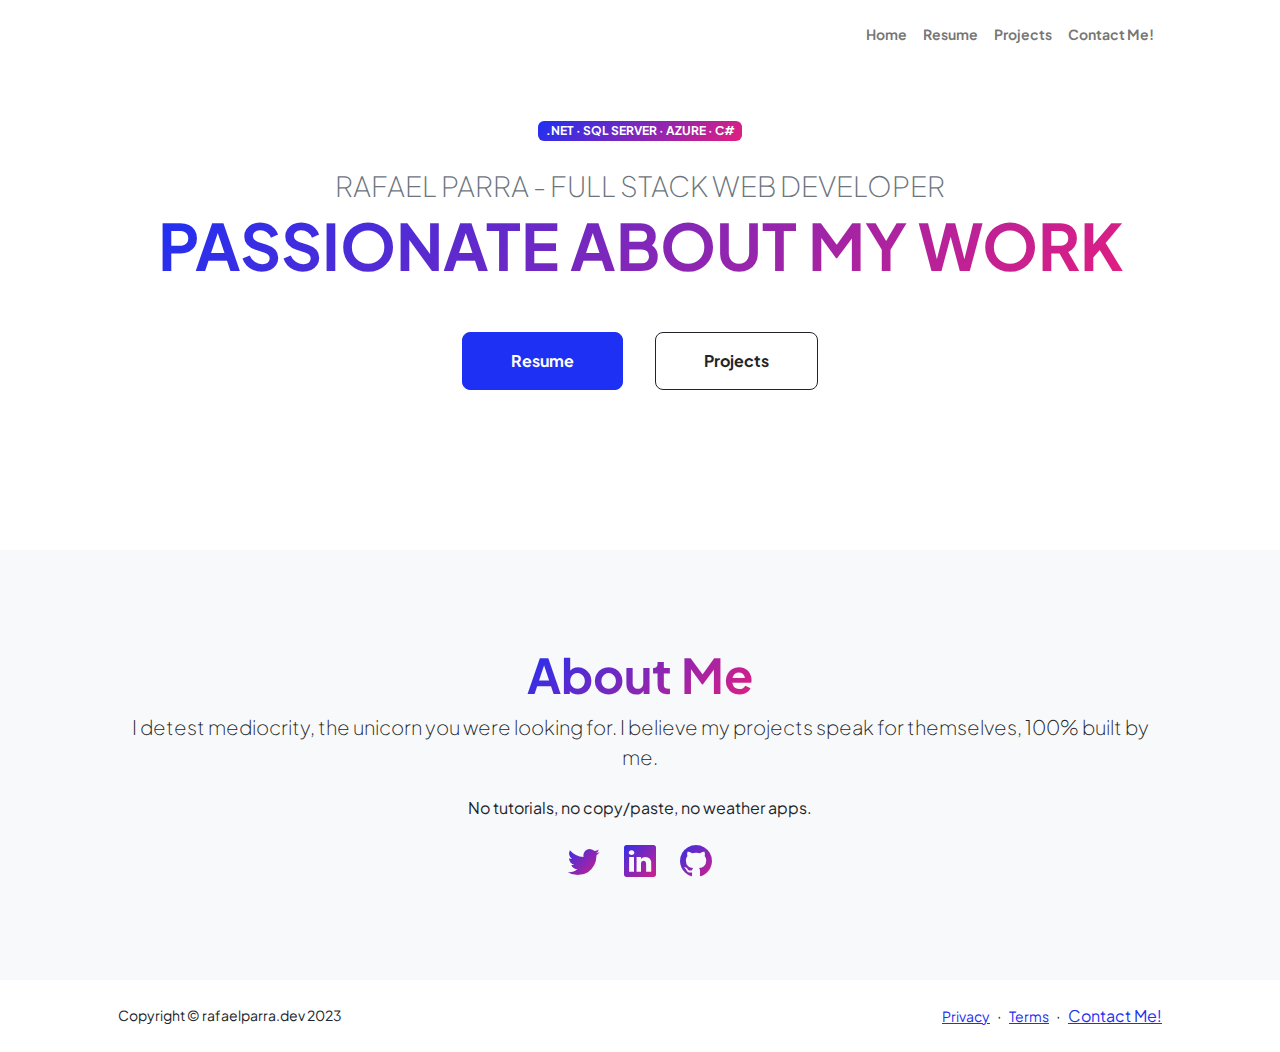
<file: index.html>
<!DOCTYPE html>
<html lang="en">
    <head>
        <meta charset="utf-8" />
        <meta name="viewport" content="width=device-width, initial-scale=1, shrink-to-fit=no" />
        <meta name="description" content="" />
        <meta name="author" content="" />
        <title>Home</title>
        <!-- Favicon-->
        <link rel="icon" type="image/x-icon" href="assets/favicon.ico" />
        <!-- Custom Google font-->
        <link rel="preconnect" href="https://fonts.googleapis.com" />
        <link rel="preconnect" href="https://fonts.gstatic.com" crossorigin />
        <link href="https://fonts.googleapis.com/css2?family=Plus+Jakarta+Sans:wght@100;200;300;400;500;600;700;800;900&amp;display=swap" rel="stylesheet" />
        <!-- Bootstrap icons-->
        <link href="https://cdn.jsdelivr.net/npm/bootstrap-icons@1.8.1/font/bootstrap-icons.css" rel="stylesheet" />
        <!-- Core theme CSS (includes Bootstrap)-->
        <link href="css/styles.css" rel="stylesheet" />
    </head>
    <body class="d-flex flex-column h-100">
        <main class="flex-shrink-0">
            <!-- Navigation-->
            <nav class="navbar navbar-expand-lg navbar-light bg-white py-3">
                <div class="container px-5">
                    <a class="navbar-brand" href="index.html"><span class="fw-bolder text-primary"></span></a>
                    <button class="navbar-toggler" type="button" data-bs-toggle="collapse" data-bs-target="#navbarSupportedContent" aria-controls="navbarSupportedContent" aria-expanded="false" aria-label="Toggle navigation"><span class="navbar-toggler-icon"></span></button>
                    <div class="collapse navbar-collapse" id="navbarSupportedContent">
                        <ul class="navbar-nav ms-auto mb-2 mb-lg-0 small fw-bolder">
                            <li class="nav-item"><a class="nav-link" href="index.html">Home</a></li>
                            <li class="nav-item"><a class="nav-link" href="resume.html">Resume</a></li>
                            <li class="nav-item"><a class="nav-link" href="projects.html">Projects</a></li>
                            <li class="nav-item">                        <a class="nav-link" href="mailto:rafaelparradev@gmail.com">Contact Me!</a>
                            </li>
                        </ul>
                    </div>
                </div>
            </nav>
            <!-- Header-->
            <header class="py-5">
                <div class="container px-5 pb-5">
                    <div class="row gx-5 align-items-center">
                        <div class="col-xxl-5">
                            <!-- Header text content-->
                            <div class="text-center text-xxl-start">
                                <div class="badge bg-gradient-primary-to-secondary text-white mb-4"><div class="text-uppercase">.NET &middot; SQL Server &middot; Azure &middot; C#</div></div>
                                <div class="fs-3 fw-light text-muted">RAFAEL PARRA - FULL STACK WEB DEVELOPER</div>
                                <h1 class="display-3 fw-bolder mb-5"><span class="text-gradient d-inline">PASSIONATE ABOUT MY WORK</span></h1>
                                <div class="d-grid gap-3 d-sm-flex justify-content-sm-center justify-content-xxl-start mb-3">
                                    <a class="btn btn-primary btn-lg px-5 py-3 me-sm-3 fs-6 fw-bolder" href="resume.html">Resume</a>
                                    <a class="btn btn-outline-dark btn-lg px-5 py-3 fs-6 fw-bolder" href="projects.html">Projects</a>
                                </div>
                            </div>
                        </div>
                                    </div>
                                </div>
                            </div>
                        </div>
                    </div>
                </div>
            </header>
            <!-- About Section-->
            <section class="bg-light py-5 mt-5">
                <div class="container px-5">
                    <div class="row gx-5 justify-content-center">
                        <div class="col-xxl-8">
                            <div class="text-center my-5">
                                <h2 class="display-5 fw-bolder"><span class="text-gradient d-inline">About Me</span></h2>
                                <p class="lead fw-light mb-4">I detest mediocrity, the unicorn you were looking for. I believe my projects speak for themselves, 100% built by me.</p>
                                <p>No tutorials, no copy/paste, no weather apps. </p>
                                <p class="text-muted"></p>
                                <div class="d-flex justify-content-center fs-2 gap-4">
                                    <a class="text-gradient" href="https://twitter.com/rafaelparradev"><i class="bi bi-twitter"></i></a>
                                    <a class="text-gradient" href="https://www.linkedin.com/in/rafaelparradev/"><i class="bi bi-linkedin"></i></a>
                                    <a class="text-gradient" href="https://github.com/RafCodes18?tab=repositories"><i class="bi bi-github"></i></a>
                                </div>
                            </div>
                        </div>
                    </div>
                </div>
            </section>
        </main>
        <!-- Footer-->
        <footer class="bg-white py-4 mt-auto">
            <div class="container px-5">
                <div class="row align-items-center justify-content-between flex-column flex-sm-row">
                    <div class="col-auto"><div class="small m-0">Copyright &copy; rafaelparra.dev 2023</div></div>
                    <div class="col-auto">
                        <a class="small" href="#!">Privacy</a>
                        <span class="mx-1">&middot;</span>
                        <a class="small" href="#!">Terms</a>
                        <span class="mx-1">&middot;</span>
                        <a href="mailto:rafaelparradev@gmail.com">Contact Me!</a>
                    </div>
                </div>
            </div>
        </footer>
        <!-- Bootstrap core JS-->
        <script src="https://cdn.jsdelivr.net/npm/bootstrap@5.2.3/dist/js/bootstrap.bundle.min.js"></script>
        <!-- Core theme JS-->
        <script src="js/scripts.js"></script>
    </body>
</html>
</file>
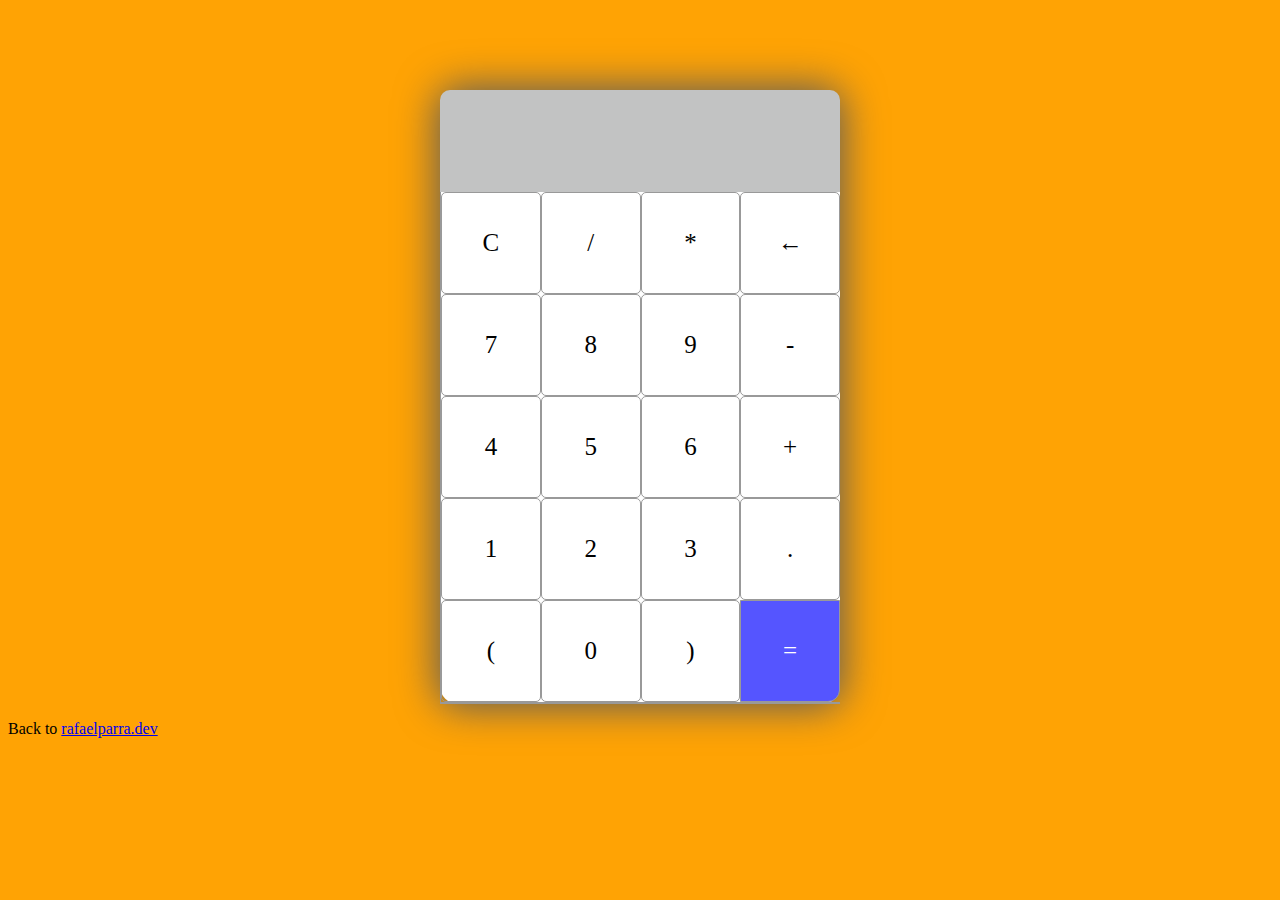
<file: original calculator/index.html>
<!DOCTYPE html>
<html lang="en">

<head>
 <meta charset="UTF-8">
 <meta http-equiv="X-UA-Compatible" content="IE=edge">
 <meta name="viewport" content="width=device-width, initial-scale=1.0">
 <link rel="stylesheet" href="styles.css">
 <script src="index.js" defer></script>
 <title>Calculator</title>
</head>

<body>

<section>
 <div class="container">
  <div id="display"></div>
  <div class="buttons">
  <div class="button">C</div>
  <div class="button">/</div>
  <div class="button">*</div>
  <div class="button">&larr;</div>
  <div class="button">7</div>
  <div class="button">8</div>
  <div class="button">9</div>
  <div class="button">-</div>
  <div class="button">4</div>
  <div class="button">5</div>
  <div class="button">6</div>
  <div class="button">+</div>
  <div class="button">1</div>
  <div class="button">2</div>
  <div class="button">3</div>
  <div class="button">.</div>
  <div class="button">(</div>
  <div class="button">0</div>
  <div class="button">)</div>
  <div id="equal" class="button">=</div>
 </div>
 </div>
</section>

<footer><p>Back to <a href="/index.html">rafaelparra.dev</a></p></footer>

</body>
</html>
</file>
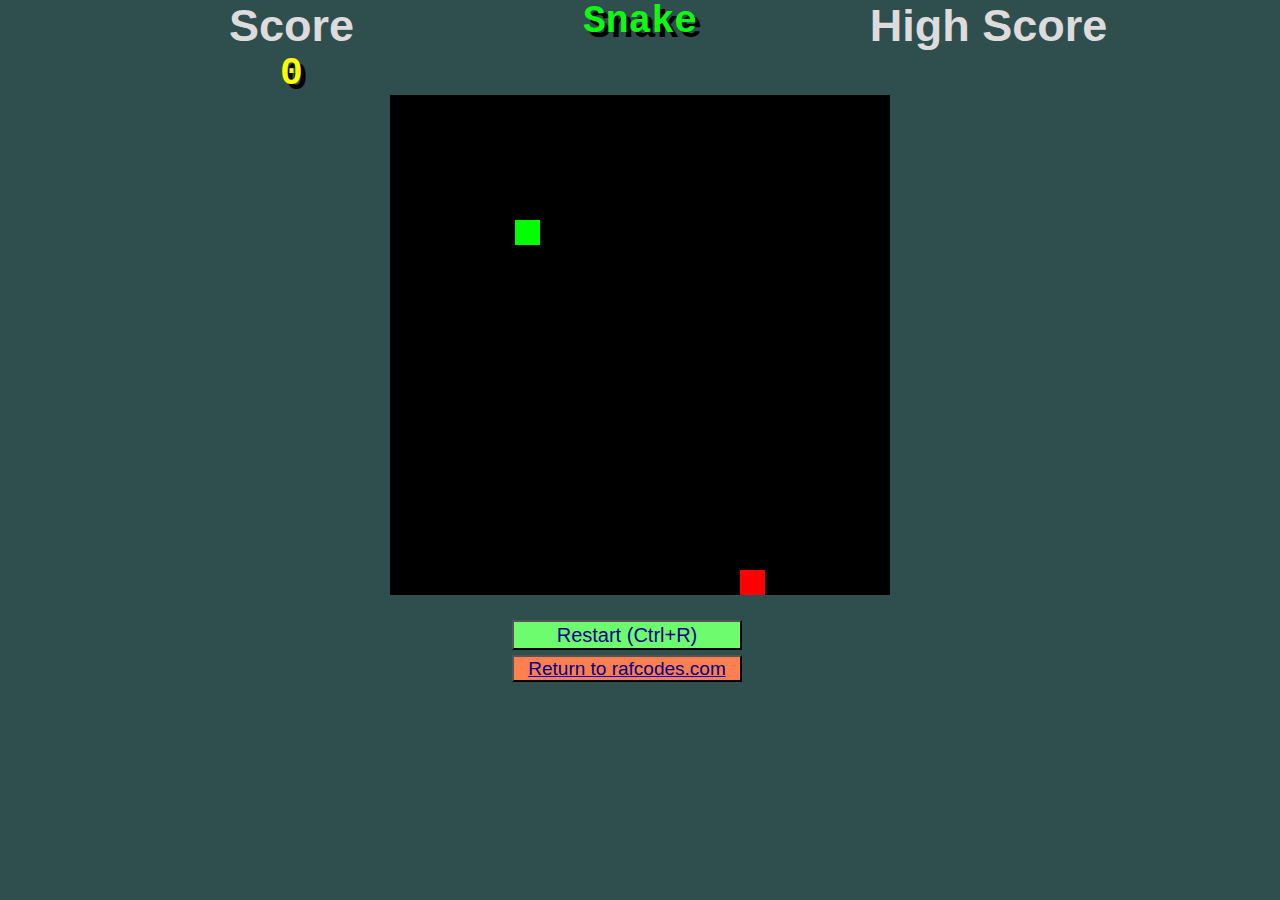
<file: SnakeGame/index.html>
<!DOCTYPE html> 
<html lang="en">
 <head>
  <meta charset="utf-8">
  <meta name="viewport", content="width=device-width, initial-scale=1.0">
  <title>SnakeGame</title>
  <link rel="stylesheet" href="styles.css">
  <script src="snake.js" defer></script>
  
<body>



  <div class="header" >    
        <div class="score">
          <h1 class="title">Score</h1>
          <h1 id="score"></h1>
        </div>

        <div class="red">
          <h1 id="header">Snake</h1>
        </div>

        <div class="purple">
           <h1 class="title">High Score</h1>
          <h1 id="highscore"></h1>
    </div>
  </div>


  <!--board-->
  <div class="board">
    <canvas id="board"></canvas> 

    <div class="buttons">
     <input type="button" id="button" value="Restart (Ctrl+R)">
     <a href="https://www.rafcodes.com"> <input type="button" id="button2" value="Return to rafcodes.com"></a>
    </div>
  </div>




</body>
</head>
</html>
</file>
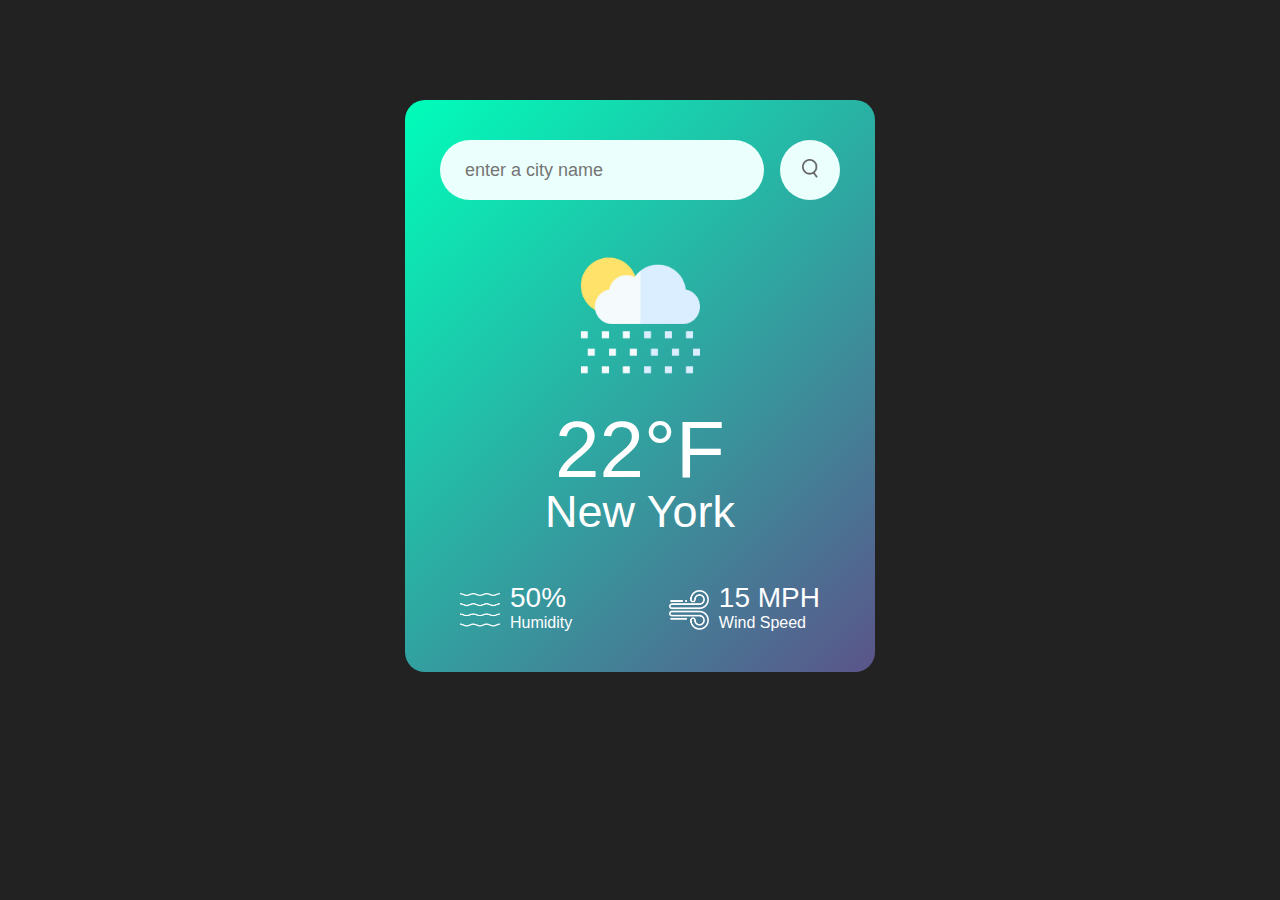
<file: WeatherApp/index.html>
<!DOCTYPE html>
<html lang="en">

<head>
 <meta charset="UTF-8">
 <meta http-equiv="X-UA-Compatible" content="IE=edge">
 <meta name="viewport" content="width=device-width, initial-scale=1.0">
 <link rel="stylesheet" href="style.css">
 <link href="index.js" defer>
 <title>Weather App</title>
</head>

<body>
 <div class="card">
  <div class="search">
   <input type="text" placeholder="enter a city name" spellcheck="false">
   <button><img src="images/search.png"></button>
  </div>

  <div class="weather">
   <img src="images/rain.png" class="weather-icon">
   <h1 class="temp">22°F</h1>
   <h2 class="city">New York</h2>
   <div class="details">
    <div class="col">
     <img src="images/humidity.png">
     <div>
      <p class="humidity">50%</p>
      <p>Humidity</p>
     </div>

    </div>
    <div class="col">
     <img src="images/wind.png">
     <div>
      <p class="wind">15 MPH</p>
      <p>Wind Speed</p>

     </div>
    </div>
   </div>
  </div>

</body>

</html>
</file>
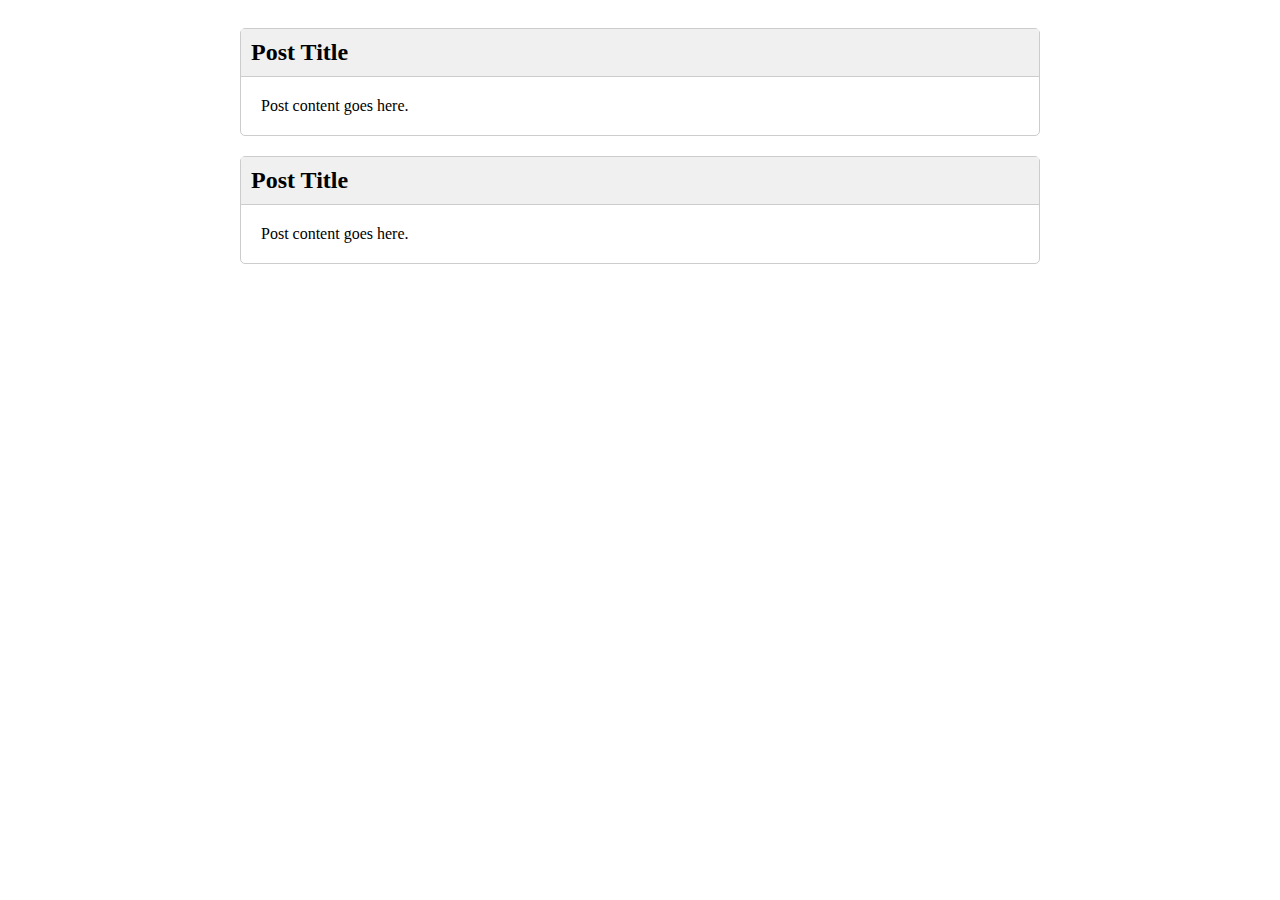
<file: chatlog.html>
<!DOCTYPE html>
<html>
<head>
  <link rel="stylesheet" href="style.css">
</head>
<body>
  <div class="container">
    <div class="card">
      <div class="card-header">
        <h2 class="card-title">Post Title</h2>
      </div>
      <div class="card-body">
        <p class="card-text">Post content goes here.</p>
      </div>
    </div>

    <!-- Repeat the card structure for more posts -->
    <div class="card">
      <div class="card-header">
        <h2 class="card-title">Post Title</h2>
      </div>
      <div class="card-body">
        <p class="card-text">Post content goes here.</p>
      </div>
    </div>
  </div>
</body>
</html>
</file>
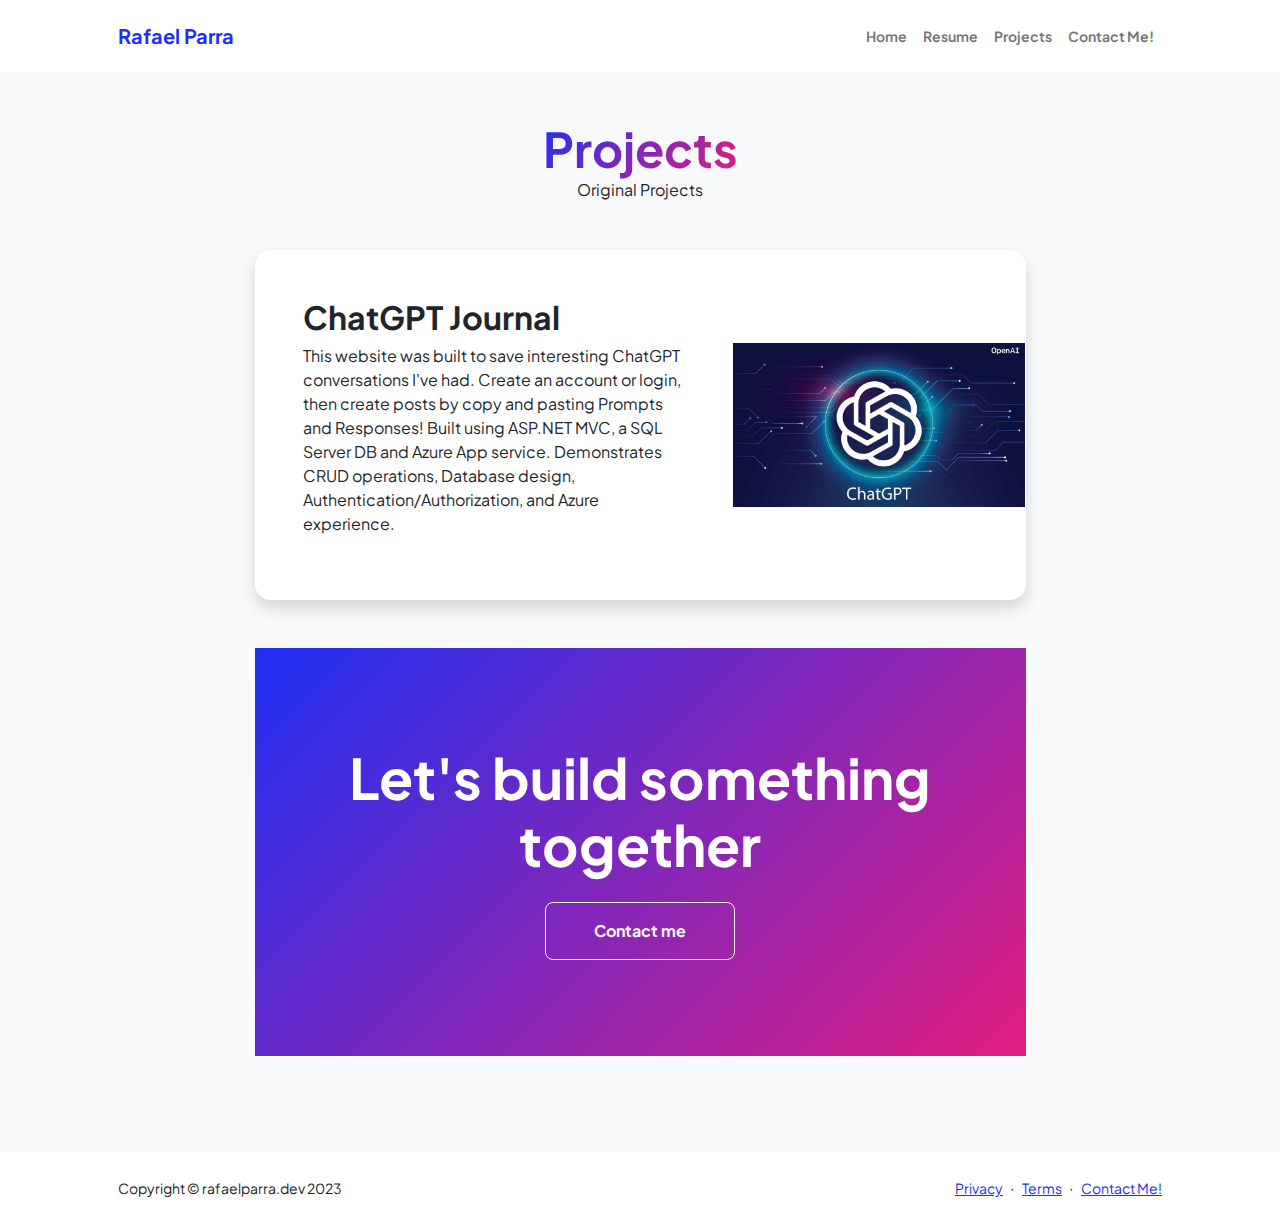
<file: projects.html>
<!DOCTYPE html>
<html lang="en">
    <head>
        <meta charset="utf-8" />
        <meta name="viewport" content="width=device-width, initial-scale=1, shrink-to-fit=no" />
        <meta name="description" content="" />
        <meta name="author" content="" />
        <title>Rafael Parra</title>
        <!-- Favicon-->
        <link rel="icon" type="image/x-icon" href="assets/favicon.ico" />
        <!-- Custom Google font-->
        <link rel="preconnect" href="https://fonts.googleapis.com" />
        <link rel="preconnect" href="https://fonts.gstatic.com" crossorigin />
        <link href="https://fonts.googleapis.com/css2?family=Plus+Jakarta+Sans:wght@100;200;300;400;500;600;700;800;900&amp;display=swap" rel="stylesheet" />
        <!-- Bootstrap icons-->
        <link href="https://cdn.jsdelivr.net/npm/bootstrap-icons@1.8.1/font/bootstrap-icons.css" rel="stylesheet" />
        <!-- Core theme CSS (includes Bootstrap)-->
        <link href="css/styles.css" rel="stylesheet" />
    </head>
    <body class="d-flex flex-column h-100 bg-light">
        <main class="flex-shrink-0">
            <!-- Navigation-->
            <nav class="navbar navbar-expand-lg navbar-light bg-white py-3">
                <div class="container px-5">
                    <a class="navbar-brand" href="index.html"><span class="fw-bolder text-primary">Rafael Parra</span></a>
                    <button class="navbar-toggler" type="button" data-bs-toggle="collapse" data-bs-target="#navbarSupportedContent" aria-controls="navbarSupportedContent" aria-expanded="false" aria-label="Toggle navigation"><span class="navbar-toggler-icon"></span></button>
                    <div class="collapse navbar-collapse" id="navbarSupportedContent">
                        <ul class="navbar-nav ms-auto mb-2 mb-lg-0 small fw-bolder">
                            <li class="nav-item"><a class="nav-link" href="index.html">Home</a></li>
                            <li class="nav-item"><a class="nav-link" href="resume.html">Resume</a></li>
                            <li class="nav-item"><a class="nav-link" href="projects.html">Projects</a></li>
                            <li class="nav-item"><a class="nav-link" href="mailto:rafaelparradev@gmail.com ">Contact Me!</a></li>
                        </ul>
                    </div>
                </div>
            </nav>
            <!-- Projects Section-->
            <section class="py-5">
                <div class="container px-5 mb-5">
                    <div class="text-center mb-5">
                        <h1 class="display-5 fw-bolder mb-0"><span class="text-gradient d-inline">Projects</span></h1>
                        <p>Original Projects</p>                    
                    </div>
                    <div class="row gx-5 justify-content-center">
                        <div class="col-lg-11 col-xl-9 col-xxl-8">
                            <!-- Project Card 1-->
                            <div class="card overflow-hidden shadow rounded-4 border-0 mb-5">
                                <div class="card-body p-0">
                                    <div class="d-flex align-items-center">
                                        <div class="p-5">
                                            <h2 class="fw-bolder">ChatGPT Journal</h2>
                                            <p>This website was built to save interesting ChatGPT conversations I've had. Create an account or login, then create posts by copy and pasting Prompts and Responses! Built using ASP.NET MVC, a SQL Server DB and Azure App service. Demonstrates CRUD operations, Database design, Authentication/Authorization, and Azure experience. </p>
                                        </div>
                                       
                                        <a href="https://rafaelparradev.azurewebsites.net/"><img class="img-fluid" src="/assets/GPTLOGO.jpg" alt="..."/></a>
                                    </div>
                                </div>
                            </div>

                            
            <!-- Call to action section-->
            <section class="py-5 bg-gradient-primary-to-secondary text-white">
                <div class="container px-5 my-5">
                    <div class="text-center">
                        <h2 class="display-4 fw-bolder mb-4">Let's build something together</h2>
                        <a class="btn btn-outline-light btn-lg px-5 py-3 fs-6 fw-bolder" href="mailto:rafaelparradev@gmail.com">Contact me</a>
                    </div>
                </div>
            </section>
        </main>
        <!-- Footer-->
        <footer class="bg-white py-4 mt-auto">
            <div class="container px-5">
                <div class="row align-items-center justify-content-between flex-column flex-sm-row">
                    <div class="col-auto"><div class="small m-0">Copyright &copy; rafaelparra.dev 2023</div></div>
                    <div class="col-auto">
                        <a class="small" href="#!">Privacy</a>
                        <span class="mx-1">&middot;</span>
                        <a class="small" href="/VRonWeb/index.html">Terms</a>
                        <span class="mx-1">&middot;</span>
                        <a class="small" href="mailto:rafaelparradev@gmail.com">Contact Me!</a>
                    </div>
                </div>
            </div>
        </footer>
        <!-- Bootstrap core JS-->
        <script src="https://cdn.jsdelivr.net/npm/bootstrap@5.2.3/dist/js/bootstrap.bundle.min.js"></script>
        <!-- Core theme JS-->
        <script src="js/scripts.js"></script>
    </body>
</html>
</file>
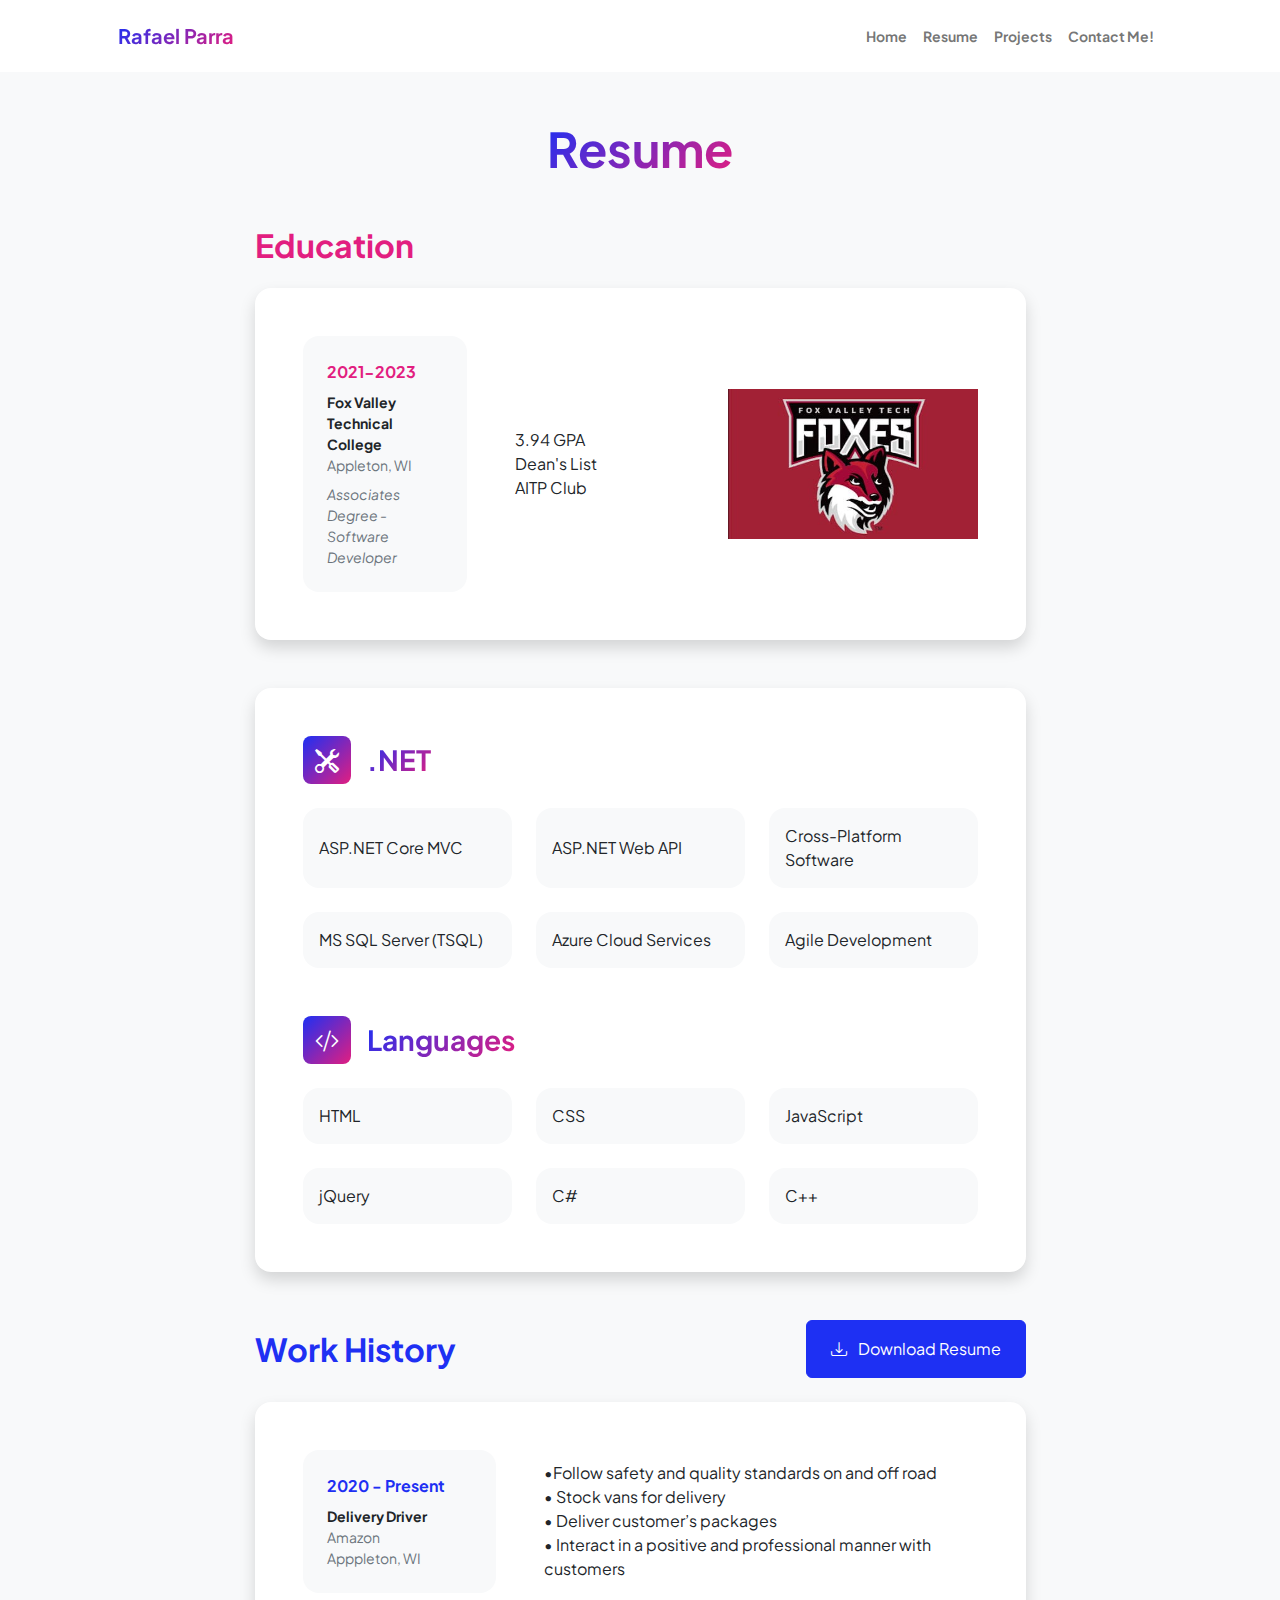
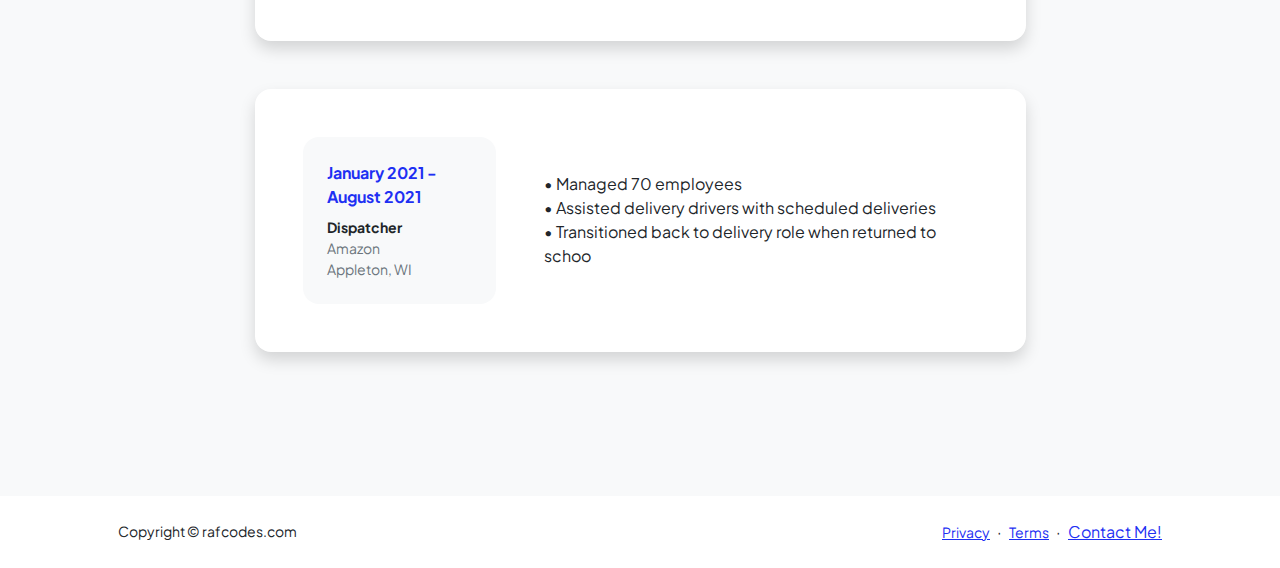
<file: resume.html>
<!DOCTYPE html>
<html lang="en">

<head>
    <meta charset="utf-8" />
    <meta name="viewport" content="width=device-width, initial-scale=1, shrink-to-fit=no" />
    <meta name="description" content="" />
    <meta name="author" content="" />
    <title>rafcodes.com</title>
    <!-- Favicon-->
    <link rel="icon" type="image/x-icon" href="assets/favicon.ico" />
    <!-- Custom Google font-->
    <link rel="preconnect" href="https://fonts.googleapis.com" />
    <link rel="preconnect" href="https://fonts.gstatic.com" crossorigin />
    <link
        href="https://fonts.googleapis.com/css2?family=Plus+Jakarta+Sans:wght@100;200;300;400;500;600;700;800;900&amp;display=swap"
        rel="stylesheet" />
    <!-- Bootstrap icons-->
    <link href="https://cdn.jsdelivr.net/npm/bootstrap-icons@1.8.1/font/bootstrap-icons.css" rel="stylesheet" />
    <!-- Core theme CSS (includes Bootstrap)-->
    <link href="css/styles.css" rel="stylesheet" />
</head>

<body class="d-flex flex-column h-100 bg-light">
    <main class="flex-shrink-0">
        <!-- Navigation-->
        <nav class="navbar navbar-expand-lg navbar-light bg-white py-3">
            <div class="container px-5">
                <a class="navbar-brand" href="index.html"><span class="fw-bolder text-gradient">Rafael Parra</span></a>
                <button class="navbar-toggler" type="button" data-bs-toggle="collapse"
                    data-bs-target="#navbarSupportedContent" aria-controls="navbarSupportedContent"
                    aria-expanded="false" aria-label="Toggle navigation"><span
                        class="navbar-toggler-icon"></span></button>
                <div class="collapse navbar-collapse" id="navbarSupportedContent">
                    <ul class="navbar-nav ms-auto mb-2 mb-lg-0 small fw-bolder">
                        <li class="nav-item"><a class="nav-link" href="index.html">Home</a></li>
                        <li class="nav-item"><a class="nav-link" href="resume.html">Resume</a></li>
                        <li class="nav-item"><a class="nav-link" href="projects.html">Projects</a></li>
                        <li class="nav-item">                        <a class="nav-link" href="mailto:rafaelparradev@gmail.com">Contact Me!</a>
                        </li>
                    </ul>
                </div>
            </div>
        </nav>
        <!-- Page Content-->
        <div class="container px-5 my-5">
            <div class="text-center mb-5">
                <h1 class="display-5 fw-bolder mb-0"><span class="text-gradient d-inline">Resume</span></h1>
            </div>
            <div class="row gx-5 justify-content-center">
                <div class="col-lg-11 col-xl-9 col-xxl-8">

                    <!-- Education Section-->
                    <section>
                        <h2 class="text-secondary fw-bolder mb-4">Education</h2>
                        <!-- Education Card 1-->
                        <div class="card shadow border-0 rounded-4 mb-5">
                            <div class="card-body p-5">
                                <div class="row align-items-center gx-5">
                                    <div class="col text-center text-lg-start mb-4 mb-lg-0">
                                        <div class="bg-light p-4 rounded-4">
                                            <div class="text-secondary fw-bolder mb-2">2021-2023</div>
                                            <div class="mb-2">
                                                <div class="small fw-bolder">Fox Valley Technical College</div>
                                                <div class="small text-muted">Appleton, WI</div>
                                            </div>
                                            <div class="fst-italic">
                                                <div class="small text-muted">Associates Degree - </div>
                                                <div class="small text-muted">Software Developer</div>
                                            </div>
                                        </div>
                                    </div>
                                    <div class="col text-center text-lg-start mb-4 mb-lg-0">
                                        <div>3.94 GPA</div>
                                        <div>Dean's List</div>
                                        <div>AITP Club</div>
                                    </div>
                                    <div class="col text-center text-lg-start mb-4 mb-lg-0">
                                        <img src="/assets/fvtcLogo.jpg" height="150" width="250">
                                    </div>
                                </div>
                            </div>
                        </div>
                    </section>

                    <!-- Skills Section-->
                    <section>
                        <!-- Skillset Card-->
                        <div class="card shadow border-0 rounded-4 mb-5">
                            <div class="card-body p-5">
                                <!-- Professional skills list-->
                                <div class="mb-5">
                                    <div class="d-flex align-items-center mb-4">
                                        <div
                                            class="feature bg-primary bg-gradient-primary-to-secondary text-white rounded-3 me-3">
                                            <i class="bi bi-tools"></i></div>
                                        <h3 class="fw-bolder mb-0"><span class="text-gradient d-inline">.NET </span></h3>
                                    </div>
                                    <div class="row row-cols-1 row-cols-md-3 mb-4">
                                        <div class="col mb-4 mb-md-0">
                                            <div class="d-flex align-items-center bg-light rounded-4 p-3 h-100">ASP.NET Core MVC</div>
                                        </div>
                                        <div class="col mb-4 mb-md-0">
                                            <div class="d-flex align-items-center bg-light rounded-4 p-3 h-100">
                                                ASP.NET Web API</div>
                                        </div>
                                        <div class="col">
                                            <div class="d-flex align-items-center bg-light rounded-4 p-3 h-100">Cross-Platform Software</div>
                                        </div>
                                    </div>
                                    <div class="row row-cols-1 row-cols-md-3">
                                        <div class="col mb-4 mb-md-0">
                                            <div class="d-flex align-items-center bg-light rounded-4 p-3 h-100">MS SQL Server (TSQL)</div>
                                        </div>
                                        <div class="col mb-4 mb-md-0">
                                            <div class="d-flex align-items-center bg-light rounded-4 p-3 h-100">Azure Cloud Services</div>
                                        </div>
                                        <div class="col">
                                            <div class="d-flex align-items-center bg-light rounded-4 p-3 h-100">Agile Development</div>
                                        </div>
                                    </div>
                                </div>
                                <!-- Languages list-->
                                <div class="mb-0">
                                    <div class="d-flex align-items-center mb-4">
                                        <div
                                            class="feature bg-primary bg-gradient-primary-to-secondary text-white rounded-3 me-3">
                                            <i class="bi bi-code-slash"></i></div>
                                        <h3 class="fw-bolder mb-0"><span class="text-gradient d-inline">Languages</span>
                                        </h3>
                                    </div>
                                    <div class="row row-cols-1 row-cols-md-3 mb-4">
                                        <div class="col mb-4 mb-md-0">
                                            <div class="d-flex align-items-center bg-light rounded-4 p-3 h-100">HTML
                                            </div>
                                        </div>
                                        <div class="col mb-4 mb-md-0">
                                            <div class="d-flex align-items-center bg-light rounded-4 p-3 h-100">CSS
                                            </div>
                                        </div>
                                        <div class="col">
                                            <div class="d-flex align-items-center bg-light rounded-4 p-3 h-100">
                                                JavaScript</div>
                                        </div>
                                    </div>
                                    <div class="row row-cols-1 row-cols-md-3">
                                        <div class="col mb-4 mb-md-0">
                                            <div class="d-flex align-items-center bg-light rounded-4 p-3 h-100">jQuery
                                            </div>
                                        </div>
                                        <div class="col mb-4 mb-md-0">
                                            <div class="d-flex align-items-center bg-light rounded-4 p-3 h-100">C#
                                            </div>
                                        </div>
                                        <div class="col">
                                            <div class="d-flex align-items-center bg-light rounded-4 p-3 h-100">C++
                                            </div>
                                        </div>
                                    </div>
                                </div>
                            </div>
                        </div>
                    </section>


                    <!-- Experience Section-->
                    <section>
                        <div class="d-flex align-items-center justify-content-between mb-4">
                            <h2 class="text-primary fw-bolder mb-0">Work History</h2>
                            <!-- Download resume button-->
                            <!-- Note: Set the link href target to a PDF file within your project-->
                            <a class="btn btn-primary px-4 py-3" href="/assets/Resume - Rafael Parra_2024 .pdf">
                                <div class="d-inline-block bi bi-download me-2"> </div>
                                Download Resume
                            </a>
                        </div>
                        <!-- Experience Card 1-->
                        <div class="card shadow border-0 rounded-4 mb-5">
                            <div class="card-body p-5">
                                <div class="row align-items-center gx-5">
                                    <div class="col text-center text-lg-start mb-4 mb-lg-0">
                                        <div class="bg-light p-4 rounded-4">
                                            <div class="text-primary fw-bolder mb-2">2020 - Present</div>
                                            <div class="small fw-bolder">Delivery Driver</div>
                                            <div class="small text-muted">Amazon</div>
                                            <div class="small text-muted">Apppleton, WI</div>
                                        </div>
                                    </div>
                                    <div class="col-lg-8">
                                        <div> •Follow safety and quality standards on and off road <br>
                                            • Stock vans for delivery<br>
                                            • Deliver customer’s packages<br>
                                            • Interact in a positive and professional manner with customers</div>
                                    </div>
                                </div>
                            </div>
                        </div>
                        <!-- Experience Card 2-->
                        <div class="card shadow border-0 rounded-4 mb-5">
                            <div class="card-body p-5">
                                <div class="row align-items-center gx-5">
                                    <div class="col text-center text-lg-start mb-4 mb-lg-0">
                                        <div class="bg-light p-4 rounded-4">
                                            <div class="text-primary fw-bolder mb-2">January 2021 - August 2021</div>
                                            <div class="small fw-bolder">Dispatcher</div>
                                            <div class="small text-muted">Amazon</div>
                                            <div class="small text-muted">Appleton, WI</div>
                                        </div>
                                    </div>
                                    <div class="col-lg-8">
                                        <div>• Managed 70 employees <br>
                                            • Assisted delivery drivers with scheduled deliveries<br>
                                            • Transitioned back to delivery role when returned to schoo</div>
                                    </div>
                                </div>
                            </div>
                        </div>
                    </section>

                    <!-- Divider-->
                    <div class="pb-5"></div>

                </div>
            </div>
        </div>
    </main>
    <!-- Footer-->
    <footer class="bg-white py-4 mt-auto">
        <div class="container px-5">
            <div class="row align-items-center justify-content-between flex-column flex-sm-row">
                <div class="col-auto">
                    <div class="small m-0">Copyright &copy; rafcodes.com</div>
                </div>
                <div class="col-auto">
                    <a class="small" href="#!">Privacy</a>
                    <span class="mx-1">&middot;</span>
                    <a class="small" href="#!">Terms</a>
                    <span class="mx-1">&middot;</span>
                    <a href="mailto:rafaelparradev@gmail.com">Contact Me!</a>

                </div>
            </div>
        </div>
    </footer>
    <!-- Bootstrap core JS-->
    <script src="https://cdn.jsdelivr.net/npm/bootstrap@5.2.3/dist/js/bootstrap.bundle.min.js"></script>
    <!-- Core theme JS-->
    <script src="js/scripts.js"></script>
</body>

</html>
</file>
<file: original calculator/styles.css>
body{
 background-color: #ffa304;
}
.container{
 max-width: 400px;
 margin: 10vh auto 0 auto;
 box-shadow: 0px 0px 40px 3px rgb(91, 91, 91);
 background-color: white;
 border-radius: 18px;
}

#display{
 text-align: right;
 height: 70px;
 line-height: 70px;
 padding: 16px 8px;
 font-size: 25px;
 background-color: #c2c3c3;
 border-radius: 10px 10px 0 0;

}

.buttons{
 display: grid;
 border-bottom: 2px solid #999; 
 border-left: 1px solid #999;
 grid-template-columns: 1fr 1fr 1fr 1fr;
}

.buttons > div {
 border-top: 1px solid #999;
 border-right: 1px solid #999;
}

.button{
 border: 0.5px solid #999;
 line-height: 100px;
 text-align: center;
 font-size: 25px;
 cursor: pointer;
 border-radius: 5px;
}

#equal{
 background-color: #5555ff;
 color: white;
 border-radius: 0 0 12px 0;

}

.button:hover{
 background-color: #323330;
 color: white;
 transition: 0.5s ease-in-out;
}
</file>
<file: SnakeGame/styles.css>
body{
 margin: 0;
 font-family: 'Courier New', Courier, monospace;
 text-align: center;
 background-color: darkslategray;

}

h1{
 color:rgb(15, 250, 15);
 ;
 text-shadow: 5px 5px black;
 margin: auto;
}

.title{
 font-size: 45px;
 color: rgb(221, 219, 220);
 text-shadow: none;
 font-family:'Segoe UI', Tahoma, Geneva, Verdana, sans-serif
}

#canvas{
 position: relative;
 margin: 50%;
}

#button{
 display: block;
 position: relative;
 margin-left: 40%;
color: darkblue;
background-color: rgb(109, 252, 109);
margin-top: 20px;
width: 230px;
height:30px;
font-size:20px;
margin-bottom: 5px;
}

#button2{
 display: block;
 position: relative;
 margin-left: 40%;
color: darkblue;
background-color: coral;
margin-top: 2p5x;
width: 230px;
height:27px;
font-size:19px;
}


.container{
 display: flex;
 flex-direction: column;
}

.header{
 display: flex;
 font-size: 19px;
}

.score{
 width:100%;
}

#score{
color:yellow;
}

.red{
 width:100%;
 flex: 10%;
}

.purple{
 width:100%;
}

.board{

 margin: auto;
 flex-direction: column; 
}
</file>
<file: WeatherApp/style.css>
*{
 margin: 0;
 padding: 0;
 font-family:'Poppins', sans-serif ;
 box-sizing: border-box;
}
body{
 background-color: #222;
}

.card{
 width: 90%;
 max-width: 470px;
 background: linear-gradient(135deg, #00feba, #5b548a);
 color: #fff;
 margin: 100px auto 0;
 border-radius: 20px;
 padding: 40px 35px;
 text-align: center;
}

.search{
 width: 100%;
 display: flex;
 align-items: center;
 justify-content: space-between;
}

.search input{
 border: 0;
 outline: 0; 
 background: #ebfffc;
 color: #555;
 padding: 10px 25px;
 height: 60px;
 border-radius: 30px;
 flex: 1;
 margin-right: 16px;
 font-size: 18px;
}

.search button{
 border: 0;
 outline: 0; 
 background: #ebfffc;
 border-radius: 50%;
 width: 60px;
 height: 60px;
 cursor: pointer;
}

.search button img{
 width: 16px;
}

.weather-icon{
 width: 170px;
 margin-top: 30px
}

.weather h1{
 font-size: 80px;
 font-weight: 500;
}

.weather h2{
 font-size: 45px;
 font-weight: 400;
 margin-top: -10px;
}

.details{
 display: flex; 
 align-items: center;
 justify-content: space-between;
 padding: 0 20px;
 margin-top: 50px;
}

.col{
 display: flex;
 align-items: center;
 text-align: left;
}

.col img{
 width: 40px;
 margin-right: 10px;
}

.humidity, .wind{
 font-size: 28px;
 margin-top: -6px;
}
</file>
<file: style.css>
.container {
 max-width: 800px;
 margin: 0 auto;
 padding: 20px;
}

.card {
 border: 1px solid #ccc;
 border-radius: 5px;
 margin-bottom: 20px;
}

.card-header {
 background-color: #f0f0f0;
 padding: 10px;
 border-bottom: 1px solid #ccc;
}

.card-title {
 margin: 0;
}

.card-body {
 padding: 20px;
}

.card-text {
 margin: 0;
}
</file>
